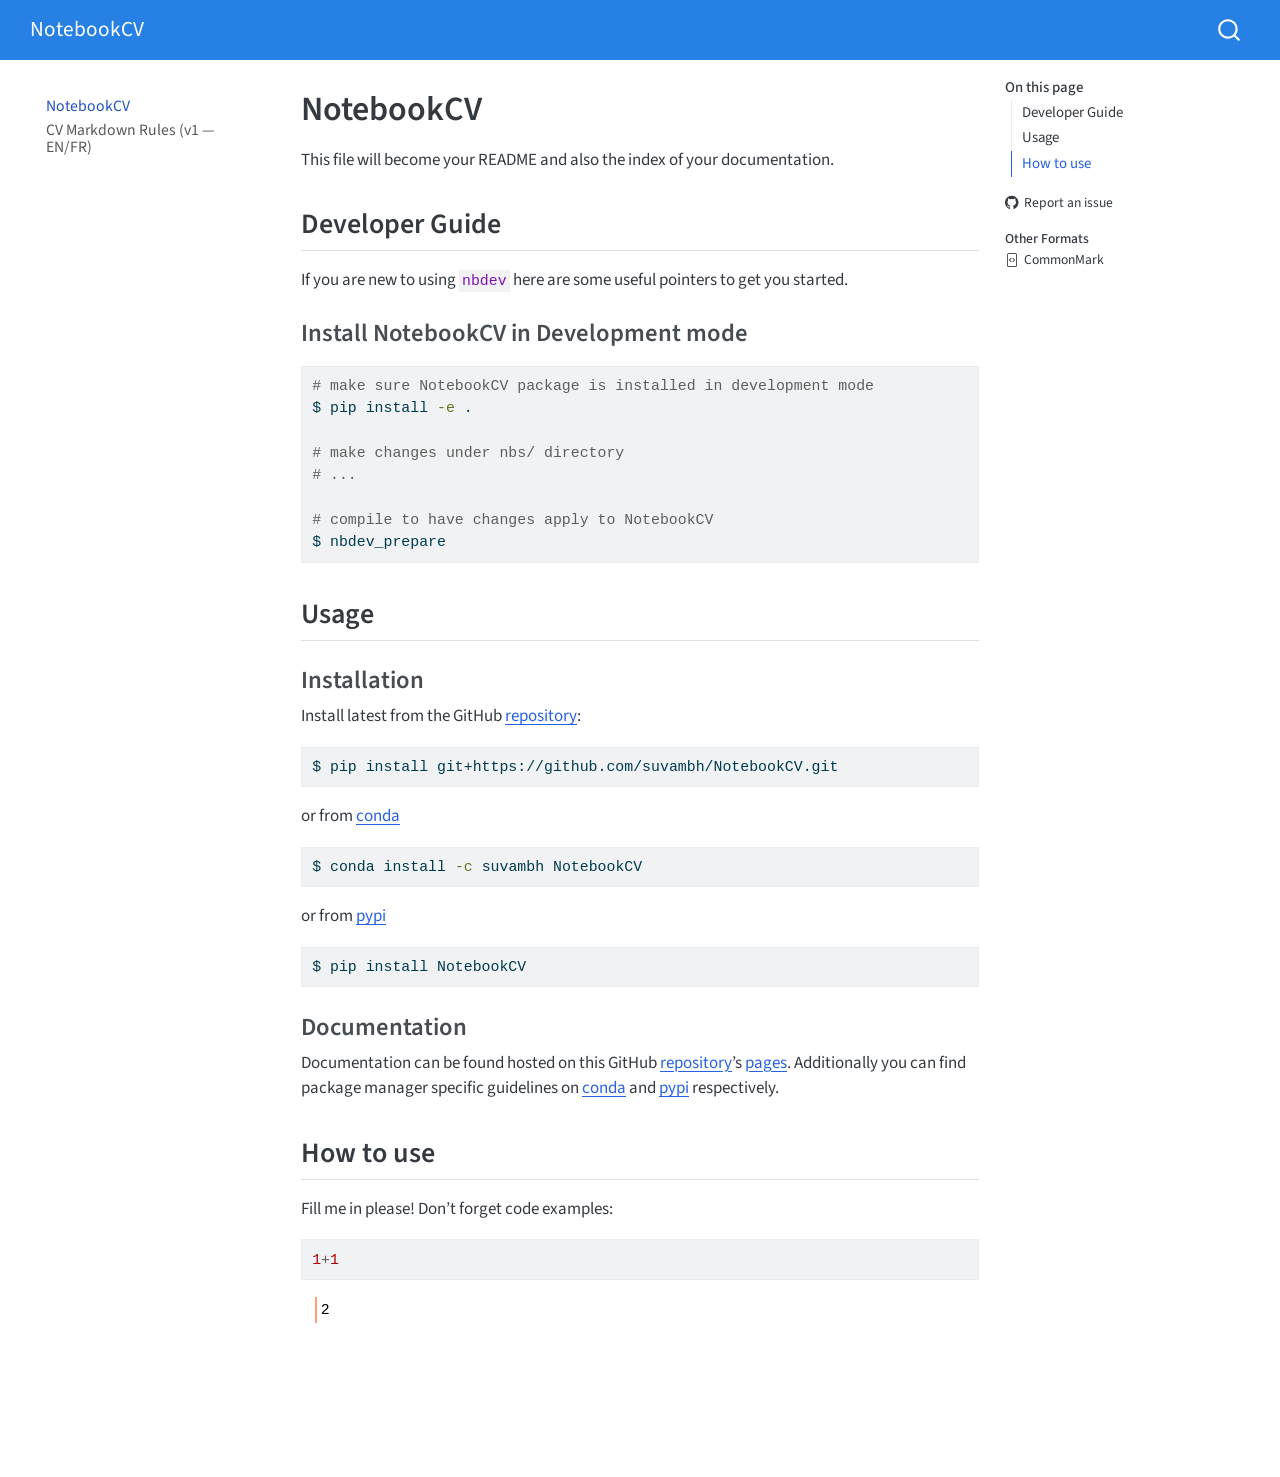
<file: index.html>
<!DOCTYPE html>
<html xmlns="http://www.w3.org/1999/xhtml" lang="en" xml:lang="en"><head>

<meta charset="utf-8">
<meta name="generator" content="quarto-1.9.37">

<meta name="viewport" content="width=device-width, initial-scale=1.0, user-scalable=yes">


<title>NotebookCV</title>
<style>
/* Default styles provided by pandoc.
** See https://pandoc.org/MANUAL.html#variables-for-html for config info.
*/
code{white-space: pre-wrap;}
span.smallcaps{font-variant: small-caps;}
div.columns{display: flex; gap: min(4vw, 1.5em);}
div.column{flex: auto; overflow-x: auto;}
div.hanging-indent{margin-left: 1.5em; text-indent: -1.5em;}
ul.task-list{list-style: none;}
ul.task-list li input[type="checkbox"] {
  width: 0.8em;
  margin: 0 0.8em 0.2em -1em; /* quarto-specific, see https://github.com/quarto-dev/quarto-cli/issues/4556 */ 
  vertical-align: middle;
}
/* CSS for syntax highlighting */
html { -webkit-text-size-adjust: 100%; }
pre > code.sourceCode { white-space: pre; position: relative; }
pre > code.sourceCode > span { display: inline-block; line-height: 1.25; }
pre > code.sourceCode > span:empty { height: 1.2em; }
.sourceCode { overflow: visible; }
code.sourceCode > span { color: inherit; text-decoration: inherit; }
div.sourceCode { margin: 1em 0; }
pre.sourceCode { margin: 0; }
@media screen {
div.sourceCode { overflow: auto; }
}
@media print {
pre > code.sourceCode { white-space: pre-wrap; }
pre > code.sourceCode > span { text-indent: -5em; padding-left: 5em; }
}
pre.numberSource code
  { counter-reset: source-line 0; }
pre.numberSource code > span
  { position: relative; left: -4em; counter-increment: source-line; }
pre.numberSource code > span > a:first-child::before
  { content: counter(source-line);
    position: relative; left: -1em; text-align: right; vertical-align: baseline;
    border: none; display: inline-block;
    -webkit-touch-callout: none; -webkit-user-select: none;
    -khtml-user-select: none; -moz-user-select: none;
    -ms-user-select: none; user-select: none;
    padding: 0 4px; width: 4em;
  }
pre.numberSource { margin-left: 3em;  padding-left: 4px; }
div.sourceCode
  {   }
@media screen {
pre > code.sourceCode > span > a:first-child::before { text-decoration: underline; }
}
</style>


<script src="site_libs/quarto-nav/quarto-nav.js"></script>
<script src="site_libs/quarto-nav/headroom.min.js"></script>
<script src="site_libs/clipboard/clipboard.min.js"></script>
<script src="site_libs/quarto-search/autocomplete.umd.js"></script>
<script src="site_libs/quarto-search/fuse.min.js"></script>
<script src="site_libs/quarto-search/quarto-search.js"></script>
<meta name="quarto:offset" content="./">
<script src="site_libs/quarto-html/quarto.js" type="module"></script>
<script src="site_libs/quarto-html/tabsets/tabsets.js" type="module"></script>
<script src="site_libs/quarto-html/popper.min.js"></script>
<script src="site_libs/quarto-html/tippy.umd.min.js"></script>
<script src="site_libs/quarto-html/anchor.min.js"></script>
<link href="site_libs/quarto-html/tippy.css" rel="stylesheet">
<link href="site_libs/quarto-html/quarto-syntax-highlighting-7f8f88aac4f3542376d5c11b86a4c14d.css" rel="stylesheet" id="quarto-text-highlighting-styles">
<script src="site_libs/bootstrap/bootstrap.min.js"></script>
<link href="site_libs/bootstrap/bootstrap-icons.css" rel="stylesheet">
<link href="site_libs/bootstrap/bootstrap-de52dc3353fe04aa4d07820b7139bd46.min.css" rel="stylesheet" append-hash="true" id="quarto-bootstrap" data-mode="light">
<script id="quarto-search-options" type="application/json">{
  "location": "navbar",
  "copy-button": false,
  "collapse-after": 3,
  "panel-placement": "end",
  "type": "overlay",
  "limit": 50,
  "keyboard-shortcut": [
    "f",
    "/",
    "s"
  ],
  "show-item-context": false,
  "language": {
    "search-no-results-text": "No results",
    "search-matching-documents-text": "matching documents",
    "search-copy-link-title": "Copy link to search",
    "search-hide-matches-text": "Hide additional matches",
    "search-more-match-text": "more match in this document",
    "search-more-matches-text": "more matches in this document",
    "search-clear-button-title": "Clear",
    "search-text-placeholder": "",
    "search-detached-cancel-button-title": "Cancel",
    "search-submit-button-title": "Submit",
    "search-label": "Search"
  }
}</script>


<link rel="stylesheet" href="styles.css">
<meta property="og:title" content="NotebookCV">
<meta property="og:description" content="">
<meta property="og:site_name" content="NotebookCV">
<meta name="twitter:title" content="NotebookCV">
<meta name="twitter:description" content="">
<meta name="twitter:card" content="summary">
</head>

<body class="nav-sidebar floating nav-fixed quarto-light">

<div id="quarto-search-results"></div>
  <header id="quarto-header" class="headroom fixed-top">
    <nav class="navbar navbar-expand-lg " data-bs-theme="dark">
      <div class="navbar-container container-fluid">
      <div class="navbar-brand-container mx-auto">
    <a class="navbar-brand" href="./index.html">
    <span class="navbar-title">NotebookCV</span>
    </a>
  </div>
        <div class="quarto-navbar-tools tools-end">
</div>
          <div id="quarto-search" class="" title="Search"></div>
      </div> <!-- /container-fluid -->
    </nav>
  <nav class="quarto-secondary-nav">
    <div class="container-fluid d-flex">
      <button type="button" class="quarto-btn-toggle btn" data-bs-toggle="collapse" role="button" data-bs-target=".quarto-sidebar-collapse-item" aria-controls="quarto-sidebar" aria-expanded="false" aria-label="Toggle sidebar navigation" onclick="if (window.quartoToggleHeadroom) { window.quartoToggleHeadroom(); }">
        <i class="bi bi-layout-text-sidebar-reverse"></i>
      </button>
        <nav class="quarto-page-breadcrumbs" aria-label="breadcrumb"><ol class="breadcrumb"><li class="breadcrumb-item"><a href="./index.html">NotebookCV</a></li></ol></nav>
        <a class="flex-grow-1" role="navigation" data-bs-toggle="collapse" data-bs-target=".quarto-sidebar-collapse-item" aria-controls="quarto-sidebar" aria-expanded="false" aria-label="Toggle sidebar navigation" onclick="if (window.quartoToggleHeadroom) { window.quartoToggleHeadroom(); }">      
        </a>
    </div>
  </nav>
</header>
<!-- content -->
<div id="quarto-content" class="quarto-container page-columns page-rows-contents page-layout-article page-navbar">
<!-- sidebar -->
  <nav id="quarto-sidebar" class="sidebar collapse collapse-horizontal quarto-sidebar-collapse-item sidebar-navigation floating overflow-auto">
    <div class="sidebar-menu-container"> 
    <ul class="list-unstyled mt-1">
        <li class="sidebar-item">
  <div class="sidebar-item-container"> 
  <a href="./index.html" class="sidebar-item-text sidebar-link active">
 <span class="menu-text">NotebookCV</span></a>
  </div>
</li>
        <li class="sidebar-item">
  <div class="sidebar-item-container"> 
  <a href="./core.html" class="sidebar-item-text sidebar-link">
 <span class="menu-text">CV Markdown Rules (v1 — EN/FR)</span></a>
  </div>
</li>
    </ul>
    </div>
</nav>
<div id="quarto-sidebar-glass" class="quarto-sidebar-collapse-item" data-bs-toggle="collapse" data-bs-target=".quarto-sidebar-collapse-item"></div>
<!-- margin-sidebar -->
    <div id="quarto-margin-sidebar" class="sidebar margin-sidebar">
        <nav id="TOC" role="doc-toc" class="toc-active">
    <h2 id="toc-title">On this page</h2>
   
  <ul>
  <li><a href="#developer-guide" id="toc-developer-guide" class="nav-link active" data-scroll-target="#developer-guide">Developer Guide</a>
  <ul class="collapse">
  <li><a href="#install-notebookcv-in-development-mode" id="toc-install-notebookcv-in-development-mode" class="nav-link" data-scroll-target="#install-notebookcv-in-development-mode">Install NotebookCV in Development mode</a></li>
  </ul></li>
  <li><a href="#usage" id="toc-usage" class="nav-link" data-scroll-target="#usage">Usage</a>
  <ul class="collapse">
  <li><a href="#installation" id="toc-installation" class="nav-link" data-scroll-target="#installation">Installation</a></li>
  <li><a href="#documentation" id="toc-documentation" class="nav-link" data-scroll-target="#documentation">Documentation</a></li>
  </ul></li>
  <li><a href="#how-to-use" id="toc-how-to-use" class="nav-link" data-scroll-target="#how-to-use">How to use</a></li>
  </ul>
<div class="toc-actions"><ul><li><a href="https://github.com/suvambh/NotebookCV/issues/new" class="toc-action"><i class="bi bi-github"></i>Report an issue</a></li></ul></div><div class="quarto-alternate-formats"><h2>Other Formats</h2><ul><li><a href="index.html.md"><i class="bi bi-file-code"></i>CommonMark</a></li></ul></div></nav>
    </div>
<!-- main -->
<main class="content" id="quarto-document-content">

<header id="title-block-header" class="quarto-title-block default">
<div class="quarto-title">
<h1 class="title">NotebookCV</h1>
</div>



<div class="quarto-title-meta">

    
  
    
  </div>
  


</header>


<!-- WARNING: THIS FILE WAS AUTOGENERATED! DO NOT EDIT! -->
<p>This file will become your README and also the index of your documentation.</p>
<section id="developer-guide" class="level2">
<h2 class="anchored" data-anchor-id="developer-guide">Developer Guide</h2>
<p>If you are new to using <code>nbdev</code> here are some useful pointers to get you started.</p>
<section id="install-notebookcv-in-development-mode" class="level3">
<h3 class="anchored" data-anchor-id="install-notebookcv-in-development-mode">Install NotebookCV in Development mode</h3>
<div class="code-copy-outer-scaffold"><div class="sourceCode" id="cb1"><pre class="sourceCode sh code-with-copy"><code class="sourceCode bash"><span id="cb1-1"><a href="#cb1-1" aria-hidden="true" tabindex="-1"></a><span class="co"># make sure NotebookCV package is installed in development mode</span></span>
<span id="cb1-2"><a href="#cb1-2" aria-hidden="true" tabindex="-1"></a><span class="ex">$</span> pip install <span class="at">-e</span> .</span>
<span id="cb1-3"><a href="#cb1-3" aria-hidden="true" tabindex="-1"></a></span>
<span id="cb1-4"><a href="#cb1-4" aria-hidden="true" tabindex="-1"></a><span class="co"># make changes under nbs/ directory</span></span>
<span id="cb1-5"><a href="#cb1-5" aria-hidden="true" tabindex="-1"></a><span class="co"># ...</span></span>
<span id="cb1-6"><a href="#cb1-6" aria-hidden="true" tabindex="-1"></a></span>
<span id="cb1-7"><a href="#cb1-7" aria-hidden="true" tabindex="-1"></a><span class="co"># compile to have changes apply to NotebookCV</span></span>
<span id="cb1-8"><a href="#cb1-8" aria-hidden="true" tabindex="-1"></a><span class="ex">$</span> nbdev_prepare</span></code></pre></div><button title="Copy to Clipboard" class="code-copy-button"><i class="bi"></i></button></div>
</section>
</section>
<section id="usage" class="level2">
<h2 class="anchored" data-anchor-id="usage">Usage</h2>
<section id="installation" class="level3">
<h3 class="anchored" data-anchor-id="installation">Installation</h3>
<p>Install latest from the GitHub <a href="https://github.com/suvambh/NotebookCV">repository</a>:</p>
<div class="code-copy-outer-scaffold"><div class="sourceCode" id="cb2"><pre class="sourceCode sh code-with-copy"><code class="sourceCode bash"><span id="cb2-1"><a href="#cb2-1" aria-hidden="true" tabindex="-1"></a><span class="ex">$</span> pip install git+https://github.com/suvambh/NotebookCV.git</span></code></pre></div><button title="Copy to Clipboard" class="code-copy-button"><i class="bi"></i></button></div>
<p>or from <a href="https://anaconda.org/suvambh/NotebookCV">conda</a></p>
<div class="code-copy-outer-scaffold"><div class="sourceCode" id="cb3"><pre class="sourceCode sh code-with-copy"><code class="sourceCode bash"><span id="cb3-1"><a href="#cb3-1" aria-hidden="true" tabindex="-1"></a><span class="ex">$</span> conda install <span class="at">-c</span> suvambh NotebookCV</span></code></pre></div><button title="Copy to Clipboard" class="code-copy-button"><i class="bi"></i></button></div>
<p>or from <a href="https://pypi.org/project/NotebookCV/">pypi</a></p>
<div class="code-copy-outer-scaffold"><div class="sourceCode" id="cb4"><pre class="sourceCode sh code-with-copy"><code class="sourceCode bash"><span id="cb4-1"><a href="#cb4-1" aria-hidden="true" tabindex="-1"></a><span class="ex">$</span> pip install NotebookCV</span></code></pre></div><button title="Copy to Clipboard" class="code-copy-button"><i class="bi"></i></button></div>
</section>
<section id="documentation" class="level3">
<h3 class="anchored" data-anchor-id="documentation">Documentation</h3>
<p>Documentation can be found hosted on this GitHub <a href="https://github.com/suvambh/NotebookCV">repository</a>’s <a href="https://suvambh.github.io/NotebookCV/">pages</a>. Additionally you can find package manager specific guidelines on <a href="https://anaconda.org/suvambh/NotebookCV">conda</a> and <a href="https://pypi.org/project/NotebookCV/">pypi</a> respectively.</p>
</section>
</section>
<section id="how-to-use" class="level2">
<h2 class="anchored" data-anchor-id="how-to-use">How to use</h2>
<p>Fill me in please! Don’t forget code examples:</p>
<div id="1612f670" class="cell">
<div class="code-copy-outer-scaffold"><div class="sourceCode cell-code" id="cb5"><pre class="sourceCode python code-with-copy"><code class="sourceCode python"><span id="cb5-1"><a href="#cb5-1" aria-hidden="true" tabindex="-1"></a><span class="dv">1</span><span class="op">+</span><span class="dv">1</span></span></code></pre></div><button title="Copy to Clipboard" class="code-copy-button"><i class="bi"></i></button></div>
<div class="cell-output cell-output-display">
<pre><code>2</code></pre>
</div>
</div>


</section>

</main> <!-- /main -->
<script id="quarto-html-after-body" type="application/javascript">
  window.document.addEventListener("DOMContentLoaded", function (event) {
    const icon = "";
    const anchorJS = new window.AnchorJS();
    anchorJS.options = {
      placement: 'right',
      icon: icon
    };
    anchorJS.add('.anchored');
    const isCodeAnnotation = (el) => {
      for (const clz of el.classList) {
        if (clz.startsWith('code-annotation-')) {                     
          return true;
        }
      }
      return false;
    }
    const onCopySuccess = function(e) {
      // button target
      const button = e.trigger;
      // don't keep focus
      button.blur();
      // flash "checked"
      button.classList.add('code-copy-button-checked');
      var currentTitle = button.getAttribute("title");
      button.setAttribute("title", "Copied!");
      let tooltip;
      if (window.bootstrap) {
        button.setAttribute("data-bs-toggle", "tooltip");
        button.setAttribute("data-bs-placement", "left");
        button.setAttribute("data-bs-title", "Copied!");
        tooltip = new bootstrap.Tooltip(button, 
          { trigger: "manual", 
            customClass: "code-copy-button-tooltip",
            offset: [0, -8]});
        tooltip.show();    
      }
      setTimeout(function() {
        if (tooltip) {
          tooltip.hide();
          button.removeAttribute("data-bs-title");
          button.removeAttribute("data-bs-toggle");
          button.removeAttribute("data-bs-placement");
        }
        button.setAttribute("title", currentTitle);
        button.classList.remove('code-copy-button-checked');
      }, 1000);
      // clear code selection
      e.clearSelection();
    }
    const getTextToCopy = function(trigger) {
      const outerScaffold = trigger.parentElement.cloneNode(true);
      const codeEl = outerScaffold.querySelector('code');
      for (const childEl of codeEl.children) {
        if (isCodeAnnotation(childEl)) {
          childEl.remove();
        }
      }
      return codeEl.innerText;
    }
    const clipboard = new window.ClipboardJS('.code-copy-button:not([data-in-quarto-modal])', {
      text: getTextToCopy
    });
    clipboard.on('success', onCopySuccess);
    if (window.document.getElementById('quarto-embedded-source-code-modal')) {
      const clipboardModal = new window.ClipboardJS('.code-copy-button[data-in-quarto-modal]', {
        text: getTextToCopy,
        container: window.document.getElementById('quarto-embedded-source-code-modal')
      });
      clipboardModal.on('success', onCopySuccess);
    }
      var localhostRegex = new RegExp(/^(?:http|https):\/\/localhost\:?[0-9]*\//);
      var mailtoRegex = new RegExp(/^mailto:/);
        var filterRegex = new RegExp("https:\/\/suvambh\.github\.io\/NotebookCV");
      var isInternal = (href) => {
          return filterRegex.test(href) || localhostRegex.test(href) || mailtoRegex.test(href);
      }
      // Inspect non-navigation links and adorn them if external
     var links = window.document.querySelectorAll('a[href]:not(.nav-link):not(.navbar-brand):not(.toc-action):not(.sidebar-link):not(.sidebar-item-toggle):not(.pagination-link):not(.no-external):not([aria-hidden]):not(.dropdown-item):not(.quarto-navigation-tool):not(.about-link)');
      for (var i=0; i<links.length; i++) {
        const link = links[i];
        if (!isInternal(link.href)) {
          // undo the damage that might have been done by quarto-nav.js in the case of
          // links that we want to consider external
          if (link.dataset.originalHref !== undefined) {
            link.href = link.dataset.originalHref;
          }
        }
      }
    function tippyHover(el, contentFn, onTriggerFn, onUntriggerFn) {
      const config = {
        allowHTML: true,
        maxWidth: 500,
        delay: 100,
        arrow: false,
        appendTo: function(el) {
            return el.parentElement;
        },
        interactive: true,
        interactiveBorder: 10,
        theme: 'quarto',
        placement: 'bottom-start',
      };
      if (contentFn) {
        config.content = contentFn;
      }
      if (onTriggerFn) {
        config.onTrigger = onTriggerFn;
      }
      if (onUntriggerFn) {
        config.onUntrigger = onUntriggerFn;
      }
      window.tippy(el, config); 
    }
    const noterefs = window.document.querySelectorAll('a[role="doc-noteref"]');
    for (var i=0; i<noterefs.length; i++) {
      const ref = noterefs[i];
      tippyHover(ref, function() {
        // use id or data attribute instead here
        let href = ref.getAttribute('data-footnote-href') || ref.getAttribute('href');
        try { href = new URL(href).hash; } catch {}
        const id = href.replace(/^#\/?/, "");
        const note = window.document.getElementById(id);
        if (note) {
          return note.innerHTML;
        } else {
          return "";
        }
      });
    }
    const xrefs = window.document.querySelectorAll('a.quarto-xref');
    const processXRef = (id, note) => {
      // Strip column container classes
      const stripColumnClz = (el) => {
        el.classList.remove("page-full", "page-columns");
        if (el.children) {
          for (const child of el.children) {
            stripColumnClz(child);
          }
        }
      }
      stripColumnClz(note)
      if (id === null || id.startsWith('sec-')) {
        // Special case sections, only their first couple elements
        const container = document.createElement("div");
        if (note.children && note.children.length > 2) {
          container.appendChild(note.children[0].cloneNode(true));
          for (let i = 1; i < note.children.length; i++) {
            const child = note.children[i];
            if (child.tagName === "P" && child.innerText === "") {
              continue;
            } else {
              container.appendChild(child.cloneNode(true));
              break;
            }
          }
          if (window.Quarto?.typesetMath) {
            window.Quarto.typesetMath(container);
          }
          return container.innerHTML
        } else {
          if (window.Quarto?.typesetMath) {
            window.Quarto.typesetMath(note);
          }
          return note.innerHTML;
        }
      } else {
        // Remove any anchor links if they are present
        const anchorLink = note.querySelector('a.anchorjs-link');
        if (anchorLink) {
          anchorLink.remove();
        }
        if (window.Quarto?.typesetMath) {
          window.Quarto.typesetMath(note);
        }
        if (note.classList.contains("callout")) {
          return note.outerHTML;
        } else {
          return note.innerHTML;
        }
      }
    }
    for (var i=0; i<xrefs.length; i++) {
      const xref = xrefs[i];
      tippyHover(xref, undefined, function(instance) {
        instance.disable();
        let url = xref.getAttribute('href');
        let hash = undefined; 
        if (url.startsWith('#')) {
          hash = url;
        } else {
          try { hash = new URL(url).hash; } catch {}
        }
        if (hash) {
          const id = hash.replace(/^#\/?/, "");
          const note = window.document.getElementById(id);
          if (note !== null) {
            try {
              const html = processXRef(id, note.cloneNode(true));
              instance.setContent(html);
            } finally {
              instance.enable();
              instance.show();
            }
          } else {
            // See if we can fetch this
            fetch(url.split('#')[0])
            .then(res => res.text())
            .then(html => {
              const parser = new DOMParser();
              const htmlDoc = parser.parseFromString(html, "text/html");
              const note = htmlDoc.getElementById(id);
              if (note !== null) {
                const html = processXRef(id, note);
                instance.setContent(html);
              } 
            }).finally(() => {
              instance.enable();
              instance.show();
            });
          }
        } else {
          // See if we can fetch a full url (with no hash to target)
          // This is a special case and we should probably do some content thinning / targeting
          fetch(url)
          .then(res => res.text())
          .then(html => {
            const parser = new DOMParser();
            const htmlDoc = parser.parseFromString(html, "text/html");
            const note = htmlDoc.querySelector('main.content');
            if (note !== null) {
              // This should only happen for chapter cross references
              // (since there is no id in the URL)
              // remove the first header
              if (note.children.length > 0 && note.children[0].tagName === "HEADER") {
                note.children[0].remove();
              }
              const html = processXRef(null, note);
              instance.setContent(html);
            } 
          }).finally(() => {
            instance.enable();
            instance.show();
          });
        }
      }, function(instance) {
      });
    }
        let selectedAnnoteEl;
        const selectorForAnnotation = ( cell, annotation) => {
          let cellAttr = 'data-code-cell="' + cell + '"';
          let lineAttr = 'data-code-annotation="' +  annotation + '"';
          const selector = 'span[' + cellAttr + '][' + lineAttr + ']';
          return selector;
        }
        const selectCodeLines = (annoteEl) => {
          const doc = window.document;
          const targetCell = annoteEl.getAttribute("data-target-cell");
          const targetAnnotation = annoteEl.getAttribute("data-target-annotation");
          const annoteSpan = window.document.querySelector(selectorForAnnotation(targetCell, targetAnnotation));
          const lines = annoteSpan.getAttribute("data-code-lines").split(",");
          const lineIds = lines.map((line) => {
            return targetCell + "-" + line;
          })
          let top = null;
          let height = null;
          let parent = null;
          if (lineIds.length > 0) {
              //compute the position of the single el (top and bottom and make a div)
              const el = window.document.getElementById(lineIds[0]);
              top = el.offsetTop;
              height = el.offsetHeight;
              parent = el.parentElement.parentElement;
            if (lineIds.length > 1) {
              const lastEl = window.document.getElementById(lineIds[lineIds.length - 1]);
              const bottom = lastEl.offsetTop + lastEl.offsetHeight;
              height = bottom - top;
            }
            if (top !== null && height !== null && parent !== null) {
              // cook up a div (if necessary) and position it 
              let div = window.document.getElementById("code-annotation-line-highlight");
              if (div === null) {
                div = window.document.createElement("div");
                div.setAttribute("id", "code-annotation-line-highlight");
                div.style.position = 'absolute';
                parent.appendChild(div);
              }
              div.style.top = top - 2 + "px";
              div.style.height = height + 4 + "px";
              div.style.left = 0;
              let gutterDiv = window.document.getElementById("code-annotation-line-highlight-gutter");
              if (gutterDiv === null) {
                gutterDiv = window.document.createElement("div");
                gutterDiv.setAttribute("id", "code-annotation-line-highlight-gutter");
                gutterDiv.style.position = 'absolute';
                const codeCell = window.document.getElementById(targetCell);
                const gutter = codeCell.querySelector('.code-annotation-gutter');
                gutter.appendChild(gutterDiv);
              }
              gutterDiv.style.top = top - 2 + "px";
              gutterDiv.style.height = height + 4 + "px";
            }
            selectedAnnoteEl = annoteEl;
          }
        };
        const unselectCodeLines = () => {
          const elementsIds = ["code-annotation-line-highlight", "code-annotation-line-highlight-gutter"];
          elementsIds.forEach((elId) => {
            const div = window.document.getElementById(elId);
            if (div) {
              div.remove();
            }
          });
          selectedAnnoteEl = undefined;
        };
          // Handle positioning of the toggle
      window.addEventListener(
        "resize",
        throttle(() => {
          elRect = undefined;
          if (selectedAnnoteEl) {
            selectCodeLines(selectedAnnoteEl);
          }
        }, 10)
      );
      function throttle(fn, ms) {
      let throttle = false;
      let timer;
        return (...args) => {
          if(!throttle) { // first call gets through
              fn.apply(this, args);
              throttle = true;
          } else { // all the others get throttled
              if(timer) clearTimeout(timer); // cancel #2
              timer = setTimeout(() => {
                fn.apply(this, args);
                timer = throttle = false;
              }, ms);
          }
        };
      }
        // Attach click handler to the DT
        const annoteDls = window.document.querySelectorAll('dt[data-target-cell]');
        for (const annoteDlNode of annoteDls) {
          annoteDlNode.addEventListener('click', (event) => {
            const clickedEl = event.target;
            if (clickedEl !== selectedAnnoteEl) {
              unselectCodeLines();
              const activeEl = window.document.querySelector('dt[data-target-cell].code-annotation-active');
              if (activeEl) {
                activeEl.classList.remove('code-annotation-active');
              }
              selectCodeLines(clickedEl);
              clickedEl.classList.add('code-annotation-active');
            } else {
              // Unselect the line
              unselectCodeLines();
              clickedEl.classList.remove('code-annotation-active');
            }
          });
        }
    const findCites = (el) => {
      const parentEl = el.parentElement;
      if (parentEl) {
        const cites = parentEl.dataset.cites;
        if (cites) {
          return {
            el,
            cites: cites.split(' ')
          };
        } else {
          return findCites(el.parentElement)
        }
      } else {
        return undefined;
      }
    };
    var bibliorefs = window.document.querySelectorAll('a[role="doc-biblioref"]');
    for (var i=0; i<bibliorefs.length; i++) {
      const ref = bibliorefs[i];
      const citeInfo = findCites(ref);
      if (citeInfo) {
        tippyHover(citeInfo.el, function() {
          var popup = window.document.createElement('div');
          citeInfo.cites.forEach(function(cite) {
            var citeDiv = window.document.createElement('div');
            citeDiv.classList.add('hanging-indent');
            citeDiv.classList.add('csl-entry');
            var biblioDiv = window.document.getElementById('ref-' + cite);
            if (biblioDiv) {
              citeDiv.innerHTML = biblioDiv.innerHTML;
            }
            popup.appendChild(citeDiv);
          });
          return popup.innerHTML;
        });
      }
    }
  });
  </script>
</div> <!-- /content -->




<footer class="footer"><div class="nav-footer"><div class="nav-footer-center"><div class="toc-actions d-sm-block d-md-none"><ul><li><a href="https://github.com/suvambh/NotebookCV/issues/new" class="toc-action"><i class="bi bi-github"></i>Report an issue</a></li></ul></div></div></div></footer></body></html>
</file>
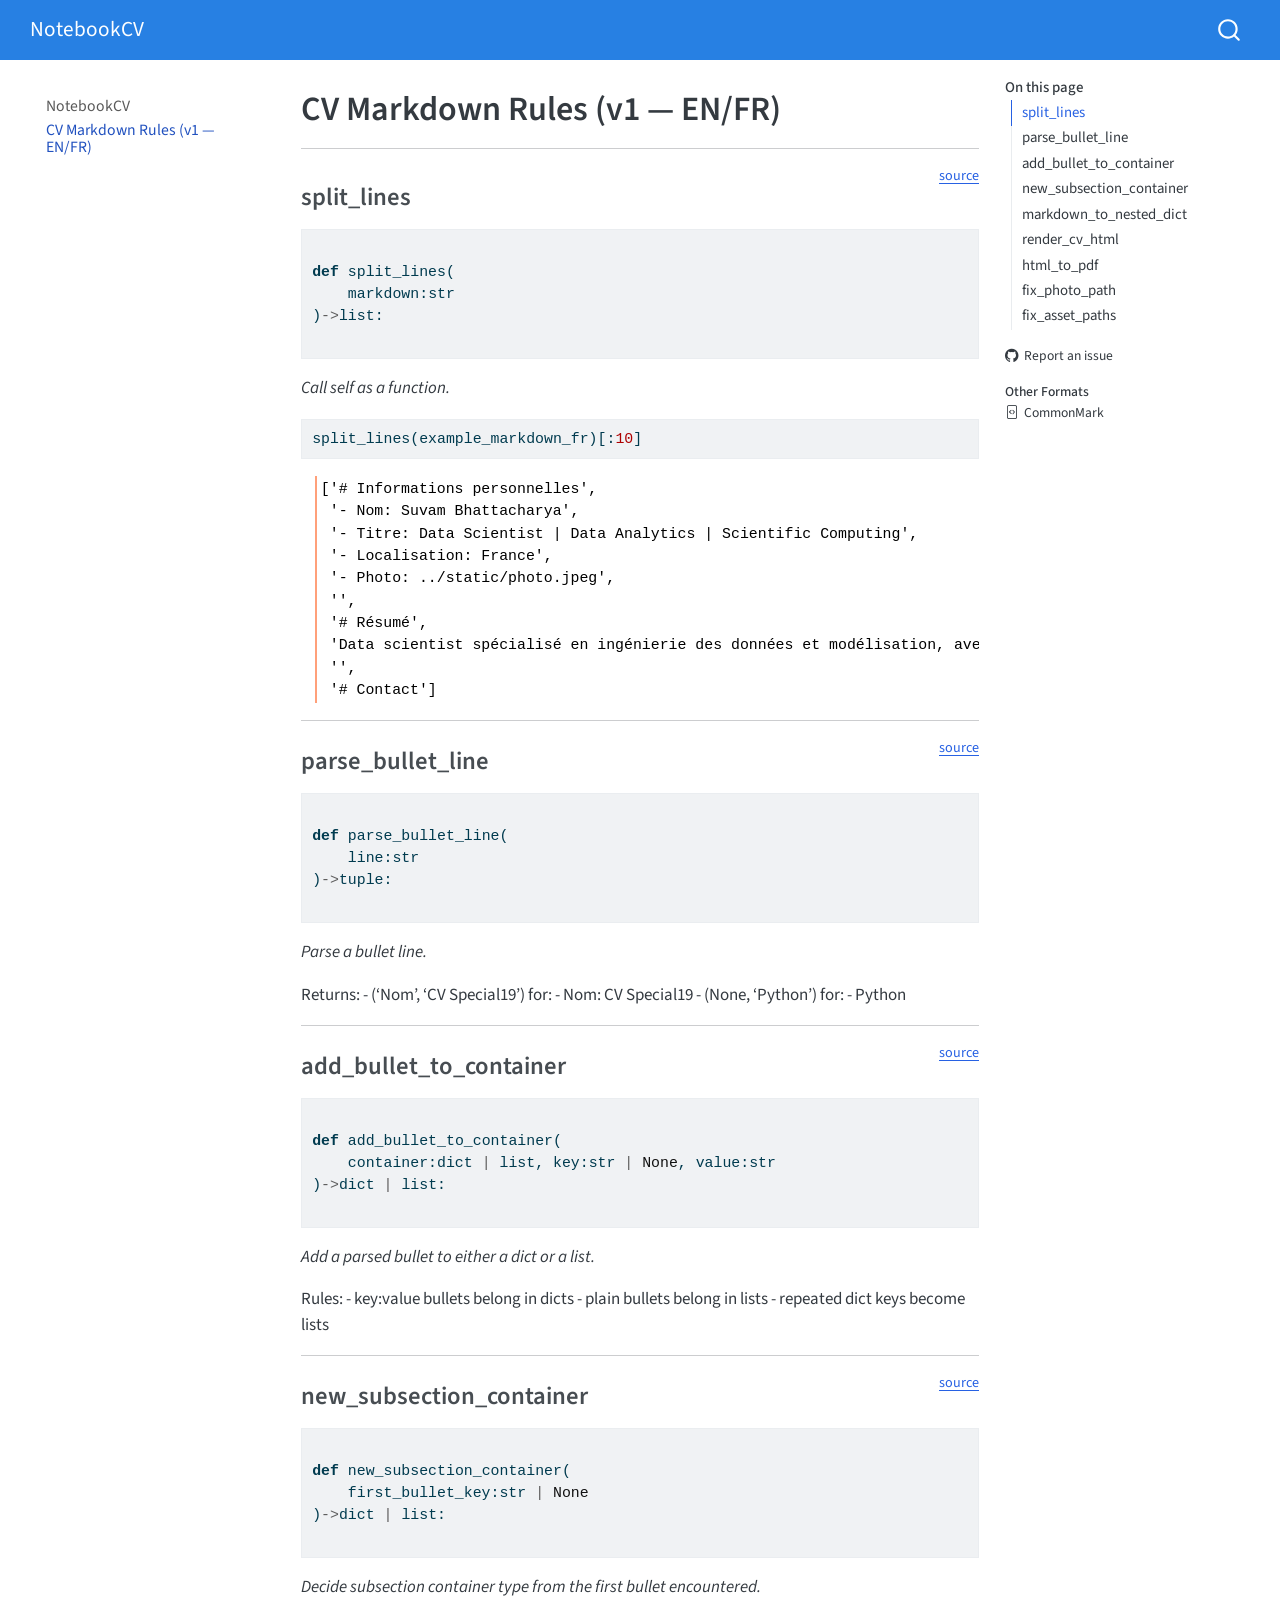
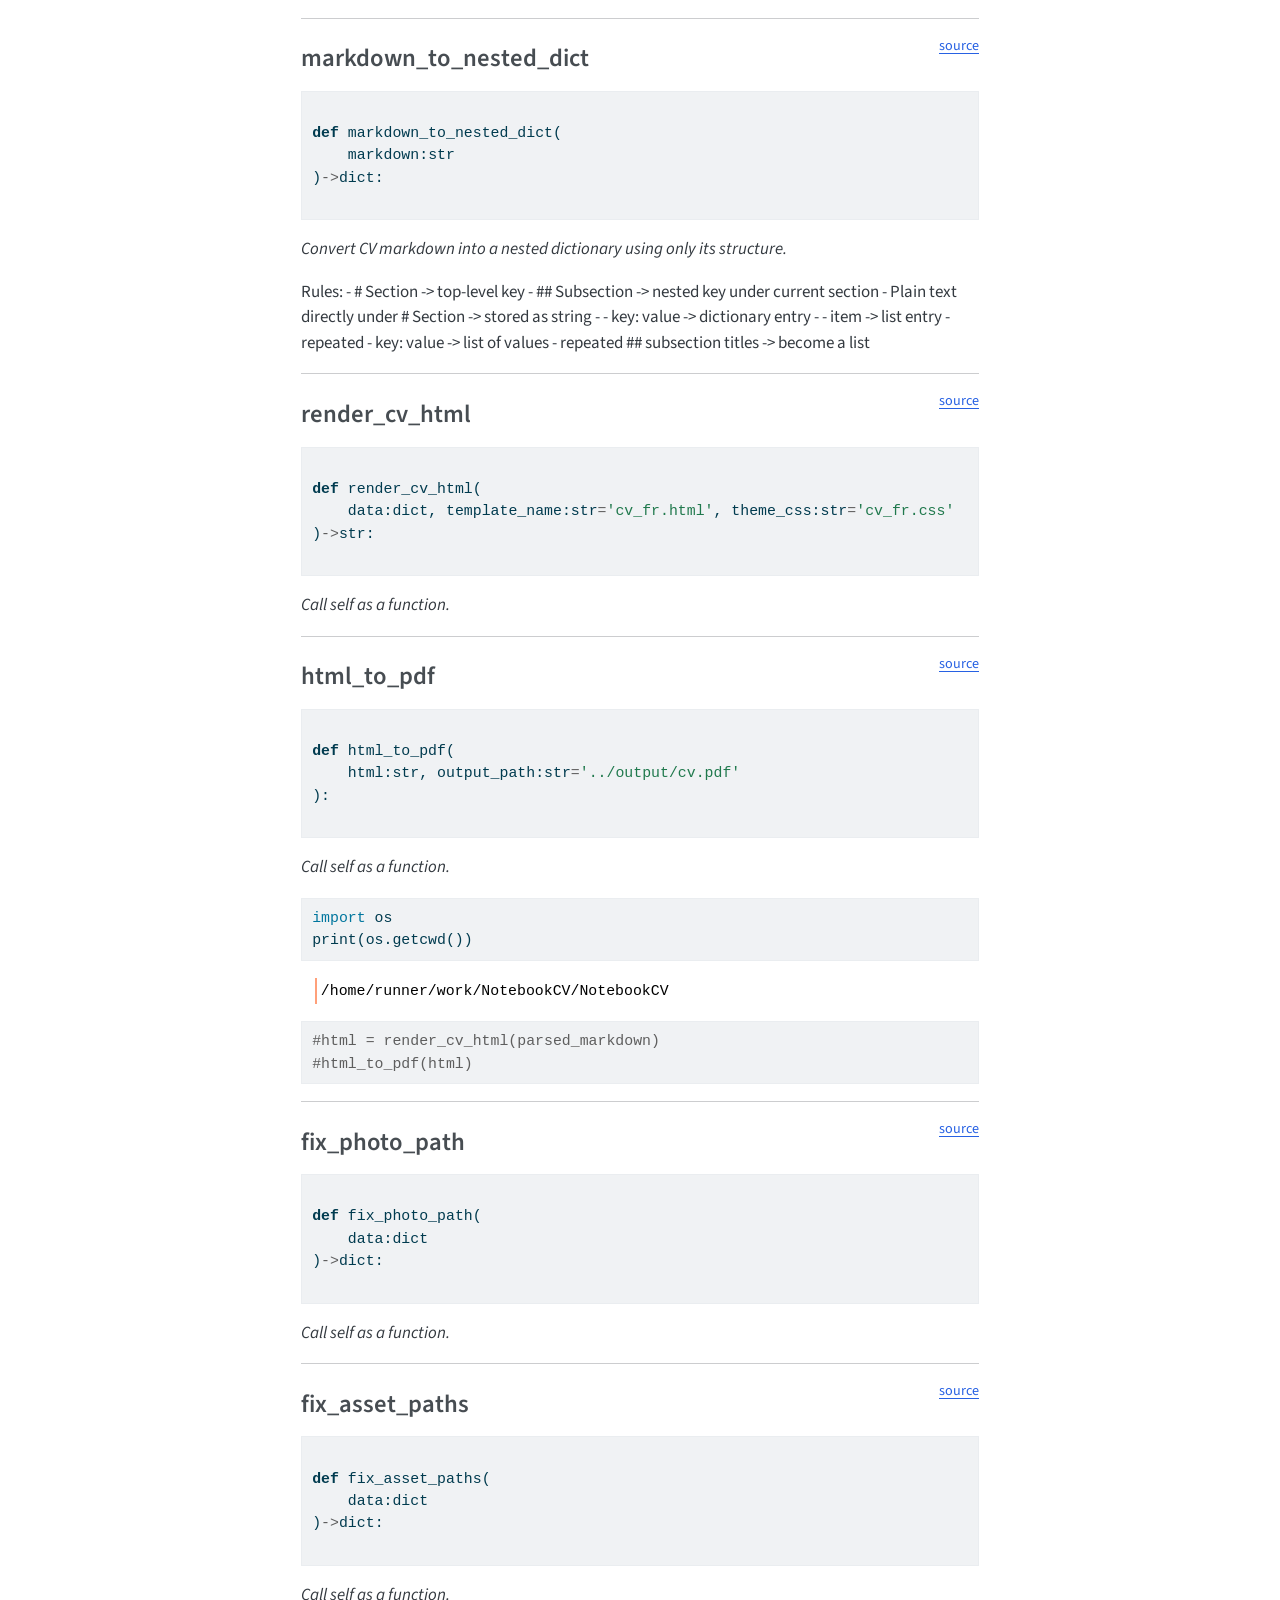
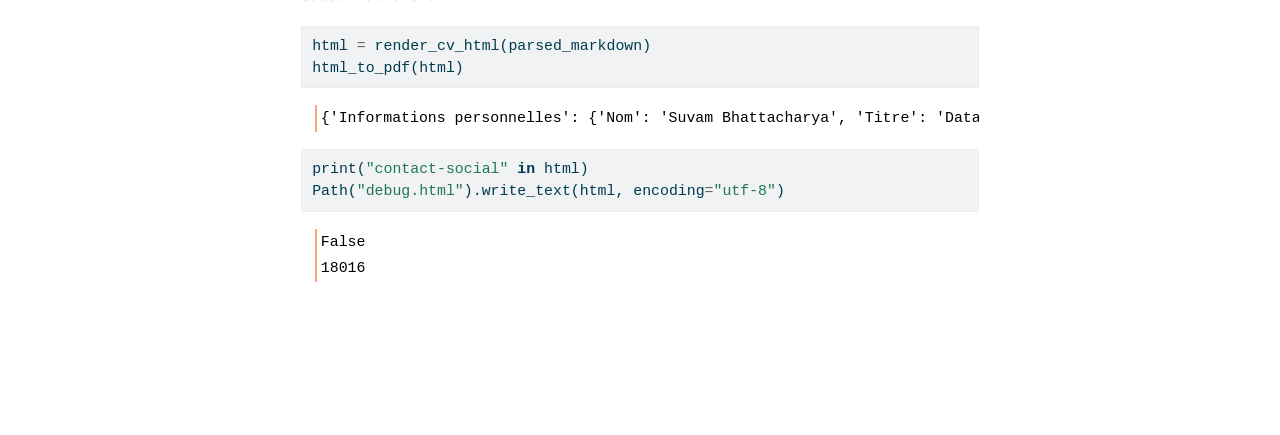
<file: core.html>
<!DOCTYPE html>
<html xmlns="http://www.w3.org/1999/xhtml" lang="en" xml:lang="en"><head>

<meta charset="utf-8">
<meta name="generator" content="quarto-1.9.37">

<meta name="viewport" content="width=device-width, initial-scale=1.0, user-scalable=yes">


<title>CV Markdown Rules (v1 — EN/FR) – NotebookCV</title>
<style>
/* Default styles provided by pandoc.
** See https://pandoc.org/MANUAL.html#variables-for-html for config info.
*/
code{white-space: pre-wrap;}
span.smallcaps{font-variant: small-caps;}
div.columns{display: flex; gap: min(4vw, 1.5em);}
div.column{flex: auto; overflow-x: auto;}
div.hanging-indent{margin-left: 1.5em; text-indent: -1.5em;}
ul.task-list{list-style: none;}
ul.task-list li input[type="checkbox"] {
  width: 0.8em;
  margin: 0 0.8em 0.2em -1em; /* quarto-specific, see https://github.com/quarto-dev/quarto-cli/issues/4556 */ 
  vertical-align: middle;
}
/* CSS for syntax highlighting */
html { -webkit-text-size-adjust: 100%; }
pre > code.sourceCode { white-space: pre; position: relative; }
pre > code.sourceCode > span { display: inline-block; line-height: 1.25; }
pre > code.sourceCode > span:empty { height: 1.2em; }
.sourceCode { overflow: visible; }
code.sourceCode > span { color: inherit; text-decoration: inherit; }
div.sourceCode { margin: 1em 0; }
pre.sourceCode { margin: 0; }
@media screen {
div.sourceCode { overflow: auto; }
}
@media print {
pre > code.sourceCode { white-space: pre-wrap; }
pre > code.sourceCode > span { text-indent: -5em; padding-left: 5em; }
}
pre.numberSource code
  { counter-reset: source-line 0; }
pre.numberSource code > span
  { position: relative; left: -4em; counter-increment: source-line; }
pre.numberSource code > span > a:first-child::before
  { content: counter(source-line);
    position: relative; left: -1em; text-align: right; vertical-align: baseline;
    border: none; display: inline-block;
    -webkit-touch-callout: none; -webkit-user-select: none;
    -khtml-user-select: none; -moz-user-select: none;
    -ms-user-select: none; user-select: none;
    padding: 0 4px; width: 4em;
  }
pre.numberSource { margin-left: 3em;  padding-left: 4px; }
div.sourceCode
  {   }
@media screen {
pre > code.sourceCode > span > a:first-child::before { text-decoration: underline; }
}
</style>


<script src="site_libs/quarto-nav/quarto-nav.js"></script>
<script src="site_libs/quarto-nav/headroom.min.js"></script>
<script src="site_libs/clipboard/clipboard.min.js"></script>
<script src="site_libs/quarto-search/autocomplete.umd.js"></script>
<script src="site_libs/quarto-search/fuse.min.js"></script>
<script src="site_libs/quarto-search/quarto-search.js"></script>
<meta name="quarto:offset" content="./">
<script src="site_libs/quarto-html/quarto.js" type="module"></script>
<script src="site_libs/quarto-html/tabsets/tabsets.js" type="module"></script>
<script src="site_libs/quarto-html/popper.min.js"></script>
<script src="site_libs/quarto-html/tippy.umd.min.js"></script>
<script src="site_libs/quarto-html/anchor.min.js"></script>
<link href="site_libs/quarto-html/tippy.css" rel="stylesheet">
<link href="site_libs/quarto-html/quarto-syntax-highlighting-7f8f88aac4f3542376d5c11b86a4c14d.css" rel="stylesheet" id="quarto-text-highlighting-styles">
<script src="site_libs/bootstrap/bootstrap.min.js"></script>
<link href="site_libs/bootstrap/bootstrap-icons.css" rel="stylesheet">
<link href="site_libs/bootstrap/bootstrap-de52dc3353fe04aa4d07820b7139bd46.min.css" rel="stylesheet" append-hash="true" id="quarto-bootstrap" data-mode="light">
<script id="quarto-search-options" type="application/json">{
  "location": "navbar",
  "copy-button": false,
  "collapse-after": 3,
  "panel-placement": "end",
  "type": "overlay",
  "limit": 50,
  "keyboard-shortcut": [
    "f",
    "/",
    "s"
  ],
  "show-item-context": false,
  "language": {
    "search-no-results-text": "No results",
    "search-matching-documents-text": "matching documents",
    "search-copy-link-title": "Copy link to search",
    "search-hide-matches-text": "Hide additional matches",
    "search-more-match-text": "more match in this document",
    "search-more-matches-text": "more matches in this document",
    "search-clear-button-title": "Clear",
    "search-text-placeholder": "",
    "search-detached-cancel-button-title": "Cancel",
    "search-submit-button-title": "Submit",
    "search-label": "Search"
  }
}</script>


<link rel="stylesheet" href="styles.css">
<meta property="og:title" content="CV Markdown Rules (v1 — EN/FR) – NotebookCV">
<meta property="og:description" content="">
<meta property="og:site_name" content="NotebookCV">
<meta name="twitter:title" content="CV Markdown Rules (v1 — EN/FR) – NotebookCV">
<meta name="twitter:description" content="">
<meta name="twitter:card" content="summary">
</head>

<body class="nav-sidebar floating nav-fixed quarto-light">

<div id="quarto-search-results"></div>
  <header id="quarto-header" class="headroom fixed-top">
    <nav class="navbar navbar-expand-lg " data-bs-theme="dark">
      <div class="navbar-container container-fluid">
      <div class="navbar-brand-container mx-auto">
    <a class="navbar-brand" href="./index.html">
    <span class="navbar-title">NotebookCV</span>
    </a>
  </div>
        <div class="quarto-navbar-tools tools-end">
</div>
          <div id="quarto-search" class="" title="Search"></div>
      </div> <!-- /container-fluid -->
    </nav>
  <nav class="quarto-secondary-nav">
    <div class="container-fluid d-flex">
      <button type="button" class="quarto-btn-toggle btn" data-bs-toggle="collapse" role="button" data-bs-target=".quarto-sidebar-collapse-item" aria-controls="quarto-sidebar" aria-expanded="false" aria-label="Toggle sidebar navigation" onclick="if (window.quartoToggleHeadroom) { window.quartoToggleHeadroom(); }">
        <i class="bi bi-layout-text-sidebar-reverse"></i>
      </button>
        <nav class="quarto-page-breadcrumbs" aria-label="breadcrumb"><ol class="breadcrumb"><li class="breadcrumb-item"><a href="./core.html">CV Markdown Rules (v1 — EN/FR)</a></li></ol></nav>
        <a class="flex-grow-1" role="navigation" data-bs-toggle="collapse" data-bs-target=".quarto-sidebar-collapse-item" aria-controls="quarto-sidebar" aria-expanded="false" aria-label="Toggle sidebar navigation" onclick="if (window.quartoToggleHeadroom) { window.quartoToggleHeadroom(); }">      
        </a>
    </div>
  </nav>
</header>
<!-- content -->
<div id="quarto-content" class="quarto-container page-columns page-rows-contents page-layout-article page-navbar">
<!-- sidebar -->
  <nav id="quarto-sidebar" class="sidebar collapse collapse-horizontal quarto-sidebar-collapse-item sidebar-navigation floating overflow-auto">
    <div class="sidebar-menu-container"> 
    <ul class="list-unstyled mt-1">
        <li class="sidebar-item">
  <div class="sidebar-item-container"> 
  <a href="./index.html" class="sidebar-item-text sidebar-link">
 <span class="menu-text">NotebookCV</span></a>
  </div>
</li>
        <li class="sidebar-item">
  <div class="sidebar-item-container"> 
  <a href="./core.html" class="sidebar-item-text sidebar-link active">
 <span class="menu-text">CV Markdown Rules (v1 — EN/FR)</span></a>
  </div>
</li>
    </ul>
    </div>
</nav>
<div id="quarto-sidebar-glass" class="quarto-sidebar-collapse-item" data-bs-toggle="collapse" data-bs-target=".quarto-sidebar-collapse-item"></div>
<!-- margin-sidebar -->
    <div id="quarto-margin-sidebar" class="sidebar margin-sidebar">
        <nav id="TOC" role="doc-toc" class="toc-active">
    <h2 id="toc-title">On this page</h2>
   
  <ul>
  <li><a href="#split_lines" id="toc-split_lines" class="nav-link active" data-scroll-target="#split_lines">split_lines</a></li>
  <li><a href="#parse_bullet_line" id="toc-parse_bullet_line" class="nav-link" data-scroll-target="#parse_bullet_line">parse_bullet_line</a></li>
  <li><a href="#add_bullet_to_container" id="toc-add_bullet_to_container" class="nav-link" data-scroll-target="#add_bullet_to_container">add_bullet_to_container</a></li>
  <li><a href="#new_subsection_container" id="toc-new_subsection_container" class="nav-link" data-scroll-target="#new_subsection_container">new_subsection_container</a></li>
  <li><a href="#markdown_to_nested_dict" id="toc-markdown_to_nested_dict" class="nav-link" data-scroll-target="#markdown_to_nested_dict">markdown_to_nested_dict</a></li>
  <li><a href="#render_cv_html" id="toc-render_cv_html" class="nav-link" data-scroll-target="#render_cv_html">render_cv_html</a></li>
  <li><a href="#html_to_pdf" id="toc-html_to_pdf" class="nav-link" data-scroll-target="#html_to_pdf">html_to_pdf</a></li>
  <li><a href="#fix_photo_path" id="toc-fix_photo_path" class="nav-link" data-scroll-target="#fix_photo_path">fix_photo_path</a></li>
  <li><a href="#fix_asset_paths" id="toc-fix_asset_paths" class="nav-link" data-scroll-target="#fix_asset_paths">fix_asset_paths</a></li>
  </ul>
<div class="toc-actions"><ul><li><a href="https://github.com/suvambh/NotebookCV/issues/new" class="toc-action"><i class="bi bi-github"></i>Report an issue</a></li></ul></div><div class="quarto-alternate-formats"><h2>Other Formats</h2><ul><li><a href="core.html.md"><i class="bi bi-file-code"></i>CommonMark</a></li></ul></div></nav>
    </div>
<!-- main -->
<main class="content" id="quarto-document-content">

<header id="title-block-header" class="quarto-title-block default">
<div class="quarto-title">
<h1 class="title">CV Markdown Rules (v1 — EN/FR)</h1>
</div>



<div class="quarto-title-meta">

    
  
    
  </div>
  


</header>


<!-- WARNING: THIS FILE WAS AUTOGENERATED! DO NOT EDIT! -->
<hr>
<p><a href="https://github.com/suvambh/NotebookCV/blob/main/NotebookCV/core.py#L143" target="_blank" style="float:right; font-size:smaller">source</a></p>
<section id="split_lines" class="level3">
<h3 class="anchored" data-anchor-id="split_lines">split_lines</h3>
<div class="code-copy-outer-scaffold"><div class="sourceCode" id="cb1"><pre class="sourceCode python code-with-copy"><code class="sourceCode python"><span id="cb1-1"><a href="#cb1-1" aria-hidden="true" tabindex="-1"></a></span>
<span id="cb1-2"><a href="#cb1-2" aria-hidden="true" tabindex="-1"></a><span class="kw">def</span> split_lines(</span>
<span id="cb1-3"><a href="#cb1-3" aria-hidden="true" tabindex="-1"></a>    markdown:<span class="bu">str</span></span>
<span id="cb1-4"><a href="#cb1-4" aria-hidden="true" tabindex="-1"></a>)<span class="op">-&gt;</span><span class="bu">list</span>:</span>
<span id="cb1-5"><a href="#cb1-5" aria-hidden="true" tabindex="-1"></a></span></code></pre></div><button title="Copy to Clipboard" class="code-copy-button"><i class="bi"></i></button></div>
<p><em>Call self as a function.</em></p>
<div id="a4459bf4" class="cell">
<div class="code-copy-outer-scaffold"><div class="sourceCode cell-code" id="cb2"><pre class="sourceCode python code-with-copy"><code class="sourceCode python"><span id="cb2-1"><a href="#cb2-1" aria-hidden="true" tabindex="-1"></a>split_lines(example_markdown_fr)[:<span class="dv">10</span>]</span></code></pre></div><button title="Copy to Clipboard" class="code-copy-button"><i class="bi"></i></button></div>
<div class="cell-output cell-output-display">
<pre><code>['# Informations personnelles',
 '- Nom: Suvam Bhattacharya',
 '- Titre: Data Scientist | Data Analytics | Scientific Computing',
 '- Localisation: France',
 '- Photo: ../static/photo.jpeg',
 '',
 '# Résumé',
 'Data scientist spécialisé en ingénierie des données et modélisation, avec une forte expérience en Python, SQL et environnements cloud. Conception de pipelines robustes et reproductibles, avec un accent sur l’automatisation, la scalabilité et la qualité des données.',
 '',
 '# Contact']</code></pre>
</div>
</div>
<hr>
<p><a href="https://github.com/suvambh/NotebookCV/blob/main/NotebookCV/core.py#L147" target="_blank" style="float:right; font-size:smaller">source</a></p>
</section>
<section id="parse_bullet_line" class="level3">
<h3 class="anchored" data-anchor-id="parse_bullet_line">parse_bullet_line</h3>
<div class="code-copy-outer-scaffold"><div class="sourceCode" id="cb4"><pre class="sourceCode python code-with-copy"><code class="sourceCode python"><span id="cb4-1"><a href="#cb4-1" aria-hidden="true" tabindex="-1"></a></span>
<span id="cb4-2"><a href="#cb4-2" aria-hidden="true" tabindex="-1"></a><span class="kw">def</span> parse_bullet_line(</span>
<span id="cb4-3"><a href="#cb4-3" aria-hidden="true" tabindex="-1"></a>    line:<span class="bu">str</span></span>
<span id="cb4-4"><a href="#cb4-4" aria-hidden="true" tabindex="-1"></a>)<span class="op">-&gt;</span><span class="bu">tuple</span>:</span>
<span id="cb4-5"><a href="#cb4-5" aria-hidden="true" tabindex="-1"></a></span></code></pre></div><button title="Copy to Clipboard" class="code-copy-button"><i class="bi"></i></button></div>
<p><em>Parse a bullet line.</em></p>
<p>Returns: - (‘Nom’, ‘CV Special19’) for: - Nom: CV Special19 - (None, ‘Python’) for: - Python</p>
<hr>
<p><a href="https://github.com/suvambh/NotebookCV/blob/main/NotebookCV/core.py#L168" target="_blank" style="float:right; font-size:smaller">source</a></p>
</section>
<section id="add_bullet_to_container" class="level3">
<h3 class="anchored" data-anchor-id="add_bullet_to_container">add_bullet_to_container</h3>
<div class="code-copy-outer-scaffold"><div class="sourceCode" id="cb5"><pre class="sourceCode python code-with-copy"><code class="sourceCode python"><span id="cb5-1"><a href="#cb5-1" aria-hidden="true" tabindex="-1"></a></span>
<span id="cb5-2"><a href="#cb5-2" aria-hidden="true" tabindex="-1"></a><span class="kw">def</span> add_bullet_to_container(</span>
<span id="cb5-3"><a href="#cb5-3" aria-hidden="true" tabindex="-1"></a>    container:<span class="bu">dict</span> <span class="op">|</span> <span class="bu">list</span>, key:<span class="bu">str</span> <span class="op">|</span> <span class="va">None</span>, value:<span class="bu">str</span></span>
<span id="cb5-4"><a href="#cb5-4" aria-hidden="true" tabindex="-1"></a>)<span class="op">-&gt;</span><span class="bu">dict</span> <span class="op">|</span> <span class="bu">list</span>:</span>
<span id="cb5-5"><a href="#cb5-5" aria-hidden="true" tabindex="-1"></a></span></code></pre></div><button title="Copy to Clipboard" class="code-copy-button"><i class="bi"></i></button></div>
<p><em>Add a parsed bullet to either a dict or a list.</em></p>
<p>Rules: - key:value bullets belong in dicts - plain bullets belong in lists - repeated dict keys become lists</p>
<hr>
<p><a href="https://github.com/suvambh/NotebookCV/blob/main/NotebookCV/core.py#L196" target="_blank" style="float:right; font-size:smaller">source</a></p>
</section>
<section id="new_subsection_container" class="level3">
<h3 class="anchored" data-anchor-id="new_subsection_container">new_subsection_container</h3>
<div class="code-copy-outer-scaffold"><div class="sourceCode" id="cb6"><pre class="sourceCode python code-with-copy"><code class="sourceCode python"><span id="cb6-1"><a href="#cb6-1" aria-hidden="true" tabindex="-1"></a></span>
<span id="cb6-2"><a href="#cb6-2" aria-hidden="true" tabindex="-1"></a><span class="kw">def</span> new_subsection_container(</span>
<span id="cb6-3"><a href="#cb6-3" aria-hidden="true" tabindex="-1"></a>    first_bullet_key:<span class="bu">str</span> <span class="op">|</span> <span class="va">None</span></span>
<span id="cb6-4"><a href="#cb6-4" aria-hidden="true" tabindex="-1"></a>)<span class="op">-&gt;</span><span class="bu">dict</span> <span class="op">|</span> <span class="bu">list</span>:</span>
<span id="cb6-5"><a href="#cb6-5" aria-hidden="true" tabindex="-1"></a></span></code></pre></div><button title="Copy to Clipboard" class="code-copy-button"><i class="bi"></i></button></div>
<p><em>Decide subsection container type from the first bullet encountered.</em></p>
<hr>
<p><a href="https://github.com/suvambh/NotebookCV/blob/main/NotebookCV/core.py#L205" target="_blank" style="float:right; font-size:smaller">source</a></p>
</section>
<section id="markdown_to_nested_dict" class="level3">
<h3 class="anchored" data-anchor-id="markdown_to_nested_dict">markdown_to_nested_dict</h3>
<div class="code-copy-outer-scaffold"><div class="sourceCode" id="cb7"><pre class="sourceCode python code-with-copy"><code class="sourceCode python"><span id="cb7-1"><a href="#cb7-1" aria-hidden="true" tabindex="-1"></a></span>
<span id="cb7-2"><a href="#cb7-2" aria-hidden="true" tabindex="-1"></a><span class="kw">def</span> markdown_to_nested_dict(</span>
<span id="cb7-3"><a href="#cb7-3" aria-hidden="true" tabindex="-1"></a>    markdown:<span class="bu">str</span></span>
<span id="cb7-4"><a href="#cb7-4" aria-hidden="true" tabindex="-1"></a>)<span class="op">-&gt;</span><span class="bu">dict</span>:</span>
<span id="cb7-5"><a href="#cb7-5" aria-hidden="true" tabindex="-1"></a></span></code></pre></div><button title="Copy to Clipboard" class="code-copy-button"><i class="bi"></i></button></div>
<p><em>Convert CV markdown into a nested dictionary using only its structure.</em></p>
<p>Rules: - # Section -&gt; top-level key - ## Subsection -&gt; nested key under current section - Plain text directly under # Section -&gt; stored as string - - key: value -&gt; dictionary entry - - item -&gt; list entry - repeated - key: value -&gt; list of values - repeated ## subsection titles -&gt; become a list</p>
<hr>
<p><a href="https://github.com/suvambh/NotebookCV/blob/main/NotebookCV/core.py#L328" target="_blank" style="float:right; font-size:smaller">source</a></p>
</section>
<section id="render_cv_html" class="level3">
<h3 class="anchored" data-anchor-id="render_cv_html">render_cv_html</h3>
<div class="code-copy-outer-scaffold"><div class="sourceCode" id="cb8"><pre class="sourceCode python code-with-copy"><code class="sourceCode python"><span id="cb8-1"><a href="#cb8-1" aria-hidden="true" tabindex="-1"></a></span>
<span id="cb8-2"><a href="#cb8-2" aria-hidden="true" tabindex="-1"></a><span class="kw">def</span> render_cv_html(</span>
<span id="cb8-3"><a href="#cb8-3" aria-hidden="true" tabindex="-1"></a>    data:<span class="bu">dict</span>, template_name:<span class="bu">str</span><span class="op">=</span><span class="st">'cv_fr.html'</span>, theme_css:<span class="bu">str</span><span class="op">=</span><span class="st">'cv_fr.css'</span></span>
<span id="cb8-4"><a href="#cb8-4" aria-hidden="true" tabindex="-1"></a>)<span class="op">-&gt;</span><span class="bu">str</span>:</span>
<span id="cb8-5"><a href="#cb8-5" aria-hidden="true" tabindex="-1"></a></span></code></pre></div><button title="Copy to Clipboard" class="code-copy-button"><i class="bi"></i></button></div>
<p><em>Call self as a function.</em></p>
<hr>
<p><a href="https://github.com/suvambh/NotebookCV/blob/main/NotebookCV/core.py#L344" target="_blank" style="float:right; font-size:smaller">source</a></p>
</section>
<section id="html_to_pdf" class="level3">
<h3 class="anchored" data-anchor-id="html_to_pdf">html_to_pdf</h3>
<div class="code-copy-outer-scaffold"><div class="sourceCode" id="cb9"><pre class="sourceCode python code-with-copy"><code class="sourceCode python"><span id="cb9-1"><a href="#cb9-1" aria-hidden="true" tabindex="-1"></a></span>
<span id="cb9-2"><a href="#cb9-2" aria-hidden="true" tabindex="-1"></a><span class="kw">def</span> html_to_pdf(</span>
<span id="cb9-3"><a href="#cb9-3" aria-hidden="true" tabindex="-1"></a>    html:<span class="bu">str</span>, output_path:<span class="bu">str</span><span class="op">=</span><span class="st">'../output/cv.pdf'</span></span>
<span id="cb9-4"><a href="#cb9-4" aria-hidden="true" tabindex="-1"></a>):</span>
<span id="cb9-5"><a href="#cb9-5" aria-hidden="true" tabindex="-1"></a></span></code></pre></div><button title="Copy to Clipboard" class="code-copy-button"><i class="bi"></i></button></div>
<p><em>Call self as a function.</em></p>
<div id="386116f8" class="cell">
<div class="code-copy-outer-scaffold"><div class="sourceCode cell-code" id="cb10"><pre class="sourceCode python code-with-copy"><code class="sourceCode python"><span id="cb10-1"><a href="#cb10-1" aria-hidden="true" tabindex="-1"></a><span class="im">import</span> os</span>
<span id="cb10-2"><a href="#cb10-2" aria-hidden="true" tabindex="-1"></a><span class="bu">print</span>(os.getcwd())</span></code></pre></div><button title="Copy to Clipboard" class="code-copy-button"><i class="bi"></i></button></div>
<div class="cell-output cell-output-stdout">
<pre><code>/home/runner/work/NotebookCV/NotebookCV</code></pre>
</div>
</div>
<div id="4014c26c" class="cell">
<div class="code-copy-outer-scaffold"><div class="sourceCode cell-code" id="cb12"><pre class="sourceCode python code-with-copy"><code class="sourceCode python"><span id="cb12-1"><a href="#cb12-1" aria-hidden="true" tabindex="-1"></a><span class="co">#html = render_cv_html(parsed_markdown)</span></span>
<span id="cb12-2"><a href="#cb12-2" aria-hidden="true" tabindex="-1"></a><span class="co">#html_to_pdf(html)</span></span></code></pre></div><button title="Copy to Clipboard" class="code-copy-button"><i class="bi"></i></button></div>
</div>
<hr>
<p><a href="https://github.com/suvambh/NotebookCV/blob/main/NotebookCV/core.py#L356" target="_blank" style="float:right; font-size:smaller">source</a></p>
</section>
<section id="fix_photo_path" class="level3">
<h3 class="anchored" data-anchor-id="fix_photo_path">fix_photo_path</h3>
<div class="code-copy-outer-scaffold"><div class="sourceCode" id="cb13"><pre class="sourceCode python code-with-copy"><code class="sourceCode python"><span id="cb13-1"><a href="#cb13-1" aria-hidden="true" tabindex="-1"></a></span>
<span id="cb13-2"><a href="#cb13-2" aria-hidden="true" tabindex="-1"></a><span class="kw">def</span> fix_photo_path(</span>
<span id="cb13-3"><a href="#cb13-3" aria-hidden="true" tabindex="-1"></a>    data:<span class="bu">dict</span></span>
<span id="cb13-4"><a href="#cb13-4" aria-hidden="true" tabindex="-1"></a>)<span class="op">-&gt;</span><span class="bu">dict</span>:</span>
<span id="cb13-5"><a href="#cb13-5" aria-hidden="true" tabindex="-1"></a></span></code></pre></div><button title="Copy to Clipboard" class="code-copy-button"><i class="bi"></i></button></div>
<p><em>Call self as a function.</em></p>
<hr>
<p><a href="https://github.com/suvambh/NotebookCV/blob/main/NotebookCV/core.py#L371" target="_blank" style="float:right; font-size:smaller">source</a></p>
</section>
<section id="fix_asset_paths" class="level3">
<h3 class="anchored" data-anchor-id="fix_asset_paths">fix_asset_paths</h3>
<div class="code-copy-outer-scaffold"><div class="sourceCode" id="cb14"><pre class="sourceCode python code-with-copy"><code class="sourceCode python"><span id="cb14-1"><a href="#cb14-1" aria-hidden="true" tabindex="-1"></a></span>
<span id="cb14-2"><a href="#cb14-2" aria-hidden="true" tabindex="-1"></a><span class="kw">def</span> fix_asset_paths(</span>
<span id="cb14-3"><a href="#cb14-3" aria-hidden="true" tabindex="-1"></a>    data:<span class="bu">dict</span></span>
<span id="cb14-4"><a href="#cb14-4" aria-hidden="true" tabindex="-1"></a>)<span class="op">-&gt;</span><span class="bu">dict</span>:</span>
<span id="cb14-5"><a href="#cb14-5" aria-hidden="true" tabindex="-1"></a></span></code></pre></div><button title="Copy to Clipboard" class="code-copy-button"><i class="bi"></i></button></div>
<p><em>Call self as a function.</em></p>
<div id="b14abe08" class="cell">
<div class="code-copy-outer-scaffold"><div class="sourceCode cell-code" id="cb15"><pre class="sourceCode python code-with-copy"><code class="sourceCode python"><span id="cb15-1"><a href="#cb15-1" aria-hidden="true" tabindex="-1"></a>html <span class="op">=</span> render_cv_html(parsed_markdown)</span>
<span id="cb15-2"><a href="#cb15-2" aria-hidden="true" tabindex="-1"></a>html_to_pdf(html)</span></code></pre></div><button title="Copy to Clipboard" class="code-copy-button"><i class="bi"></i></button></div>
<div class="cell-output cell-output-stdout">
<pre><code>{'Informations personnelles': {'Nom': 'Suvam Bhattacharya', 'Titre': 'Data Scientist | Data Analytics | Scientific Computing', 'Localisation': 'France', 'Photo': 'file:///home/svm/PycharmProjects/PythonProject/NotebookCV/static/photo.jpeg'}, 'Résumé': 'Data scientist spécialisé en ingénierie des données et modélisation, avec une forte expérience en Python, SQL et environnements cloud. Conception de pipelines robustes et reproductibles, avec un accent sur l’automatisation, la scalabilité et la qualité des données.', 'Contact': {'Email': 'xxx@gmail.com', 'Téléphone': '+xxxx', 'LinkedIn': 'https://www.linkedin.com/in/xxxxx/', 'GitHub': 'https://github.com/xxxxx'}, 'Compétences': {'Langages': ['Python', 'SQL', 'Bash', 'MATLAB'], 'Cloud &amp; DevOps': ['AWS', 'Terraform', 'EKS', 'CI/CD', 'GitLab CI', 'Slurm'], 'Data Engineering': ['ETL (PostgreSQL, MySQL, Power BI, Tableau, Talend)', 'Data Warehousing', 'Modélisation des données', 'Qualité des données'], 'Machine Learning': ['Machine Learning', 'ARIMA, SARIMA', 'NLP, LLM', 'Deeplearning']}, 'Expérience': {'Ingénieur Data / Cloud @ Eolen AS+': {'Durée': '2024', 'Localisation': 'Bruyères-le-Châtel', 'Technologies': 'AWS, Terraform, EKS, Slurm, GitLab CI, Bash', 'Détail': ['Mise en place de pipelines CI/CD pour le déploiement d’environnements de calcul distribués.', 'Conception de workflows reproductibles pour le traitement de données à grande échelle.', 'Automatisation de tâches critiques via scripts Bash pour améliorer la productivité des équipes.', 'Optimisation de l’utilisation des ressources de calcul et de stockage sur infrastructure cloud.']}, 'Data Scientist Freelance': {'Durée': '2023', 'Localisation': '', 'Technologies': 'ARIMA, SARIMA, Machine Learning, AWS', 'Détail': ['Développement de modèles de prévision de rupture de stock basés sur des séries temporelles.', 'Conception de pipelines de données et mise en place d’un data warehouse sur AWS.', 'Analyse des résultats et contribution à la prise de décision stratégique.']}, 'Enseignant en Informatique @ I.U.T.': {'Durée': '2019 - 2021', 'Localisation': 'Orsay', 'Technologies': 'POO, algorithmes avancés', 'Détail': ['Enseignement de la programmation orientée objet et des structures algorithmiques.', 'Encadrement de projets étudiants et accompagnement pédagogique.']}, 'Doctorant en Physique @ LPS': {'Durée': '2018 - 2022', 'Localisation': 'Orsay', 'Technologies': 'Python, modélisation, simulation numérique', 'Détail': ['Analyse de données scientifiques complexes en Python.', 'Modélisation et simulation numérique de systèmes physiques à haute dimension.', 'Développement d’outils d’analyse et d’interprétation des résultats expérimentaux.', 'Thèse : https://theses.hal.science/tel-03577251/']}, 'Stagiaire de recherche @ CNRS – Thales': {'Durée': 'févr. 2018 - août 2018', 'Localisation': 'Palaiseau', 'Technologies': 'MATLAB, physique expérimentale', 'Détail': ["Étude du gaz d'électrons bidimensionnel dans le groupe d'Albert Fert.", 'Réalisation d’expériences et simulations numériques sous MATLAB.', 'Contribution à une publication scientifique : https://advanced.onlinelibrary.wiley.com/doi/abs/10.1002/adma.202102102']}}, 'Projets': {'Communauté IA &amp; Mentorat': {'Technologies': 'IA, mentoring, debugging, communauté', 'Détail': ['Animation d’une communauté Discord dédiée à l’intelligence artificielle.', 'Accompagnement d’étudiants en data science (debugging, compréhension des concepts).', 'Transmission de bonnes pratiques en résolution de problèmes et structuration du raisonnement.']}, 'Pratiques de pleine conscience &amp; leadership': {'Technologies': 'Effortless Mindfulness', 'Détail': ['Facilitation de sessions EM orientées clarté mentale et prise de décision.', 'Application des principes de présence et d’attention dans des contextes techniques et collaboratifs.']}}, 'Formation': {'Diplôme d’ingénieur': {'Institution': 'École Polytechnique', 'Localisation': 'Palaiseau', 'Année': '2014 - 2018'}, 'Masters Data Management': {'Institution': 'Datascientest', 'Localisation': 'Paris', 'Année': '2023'}}, 'Certifications': {'AWS Certified Solutions Architect – Associate': {'Émetteur': 'AWS', 'Année': ''}, 'Applied Machine Learning in Python': {'Émetteur': 'University of Michigan', 'Année': ''}, 'Introduction to Data Science in Python': {'Émetteur': 'University of Michigan', 'Année': ''}, 'Machine Learning in Production': {'Émetteur': 'DeepLearning.AI', 'Année': ''}}, 'assets': {'linkedin_icon': 'file:///home/svm/PycharmProjects/PythonProject/NotebookCV/static/linkedin-svgrepo-com.svg', 'github_icon': 'file:///home/svm/PycharmProjects/PythonProject/NotebookCV/static/logo-github-svgrepo-com.svg'}} cv_fr.css</code></pre>
</div>
</div>
<div id="4db79ee1" class="cell">
<div class="code-copy-outer-scaffold"><div class="sourceCode cell-code" id="cb17"><pre class="sourceCode python code-with-copy"><code class="sourceCode python"><span id="cb17-1"><a href="#cb17-1" aria-hidden="true" tabindex="-1"></a><span class="bu">print</span>(<span class="st">"contact-social"</span> <span class="kw">in</span> html)</span>
<span id="cb17-2"><a href="#cb17-2" aria-hidden="true" tabindex="-1"></a>Path(<span class="st">"debug.html"</span>).write_text(html, encoding<span class="op">=</span><span class="st">"utf-8"</span>)</span></code></pre></div><button title="Copy to Clipboard" class="code-copy-button"><i class="bi"></i></button></div>
<div class="cell-output cell-output-stdout">
<pre><code>False</code></pre>
</div>
<div class="cell-output cell-output-display">
<pre><code>18016</code></pre>
</div>
</div>


</section>

</main> <!-- /main -->
<script id="quarto-html-after-body" type="application/javascript">
  window.document.addEventListener("DOMContentLoaded", function (event) {
    const icon = "";
    const anchorJS = new window.AnchorJS();
    anchorJS.options = {
      placement: 'right',
      icon: icon
    };
    anchorJS.add('.anchored');
    const isCodeAnnotation = (el) => {
      for (const clz of el.classList) {
        if (clz.startsWith('code-annotation-')) {                     
          return true;
        }
      }
      return false;
    }
    const onCopySuccess = function(e) {
      // button target
      const button = e.trigger;
      // don't keep focus
      button.blur();
      // flash "checked"
      button.classList.add('code-copy-button-checked');
      var currentTitle = button.getAttribute("title");
      button.setAttribute("title", "Copied!");
      let tooltip;
      if (window.bootstrap) {
        button.setAttribute("data-bs-toggle", "tooltip");
        button.setAttribute("data-bs-placement", "left");
        button.setAttribute("data-bs-title", "Copied!");
        tooltip = new bootstrap.Tooltip(button, 
          { trigger: "manual", 
            customClass: "code-copy-button-tooltip",
            offset: [0, -8]});
        tooltip.show();    
      }
      setTimeout(function() {
        if (tooltip) {
          tooltip.hide();
          button.removeAttribute("data-bs-title");
          button.removeAttribute("data-bs-toggle");
          button.removeAttribute("data-bs-placement");
        }
        button.setAttribute("title", currentTitle);
        button.classList.remove('code-copy-button-checked');
      }, 1000);
      // clear code selection
      e.clearSelection();
    }
    const getTextToCopy = function(trigger) {
      const outerScaffold = trigger.parentElement.cloneNode(true);
      const codeEl = outerScaffold.querySelector('code');
      for (const childEl of codeEl.children) {
        if (isCodeAnnotation(childEl)) {
          childEl.remove();
        }
      }
      return codeEl.innerText;
    }
    const clipboard = new window.ClipboardJS('.code-copy-button:not([data-in-quarto-modal])', {
      text: getTextToCopy
    });
    clipboard.on('success', onCopySuccess);
    if (window.document.getElementById('quarto-embedded-source-code-modal')) {
      const clipboardModal = new window.ClipboardJS('.code-copy-button[data-in-quarto-modal]', {
        text: getTextToCopy,
        container: window.document.getElementById('quarto-embedded-source-code-modal')
      });
      clipboardModal.on('success', onCopySuccess);
    }
      var localhostRegex = new RegExp(/^(?:http|https):\/\/localhost\:?[0-9]*\//);
      var mailtoRegex = new RegExp(/^mailto:/);
        var filterRegex = new RegExp("https:\/\/suvambh\.github\.io\/NotebookCV");
      var isInternal = (href) => {
          return filterRegex.test(href) || localhostRegex.test(href) || mailtoRegex.test(href);
      }
      // Inspect non-navigation links and adorn them if external
     var links = window.document.querySelectorAll('a[href]:not(.nav-link):not(.navbar-brand):not(.toc-action):not(.sidebar-link):not(.sidebar-item-toggle):not(.pagination-link):not(.no-external):not([aria-hidden]):not(.dropdown-item):not(.quarto-navigation-tool):not(.about-link)');
      for (var i=0; i<links.length; i++) {
        const link = links[i];
        if (!isInternal(link.href)) {
          // undo the damage that might have been done by quarto-nav.js in the case of
          // links that we want to consider external
          if (link.dataset.originalHref !== undefined) {
            link.href = link.dataset.originalHref;
          }
        }
      }
    function tippyHover(el, contentFn, onTriggerFn, onUntriggerFn) {
      const config = {
        allowHTML: true,
        maxWidth: 500,
        delay: 100,
        arrow: false,
        appendTo: function(el) {
            return el.parentElement;
        },
        interactive: true,
        interactiveBorder: 10,
        theme: 'quarto',
        placement: 'bottom-start',
      };
      if (contentFn) {
        config.content = contentFn;
      }
      if (onTriggerFn) {
        config.onTrigger = onTriggerFn;
      }
      if (onUntriggerFn) {
        config.onUntrigger = onUntriggerFn;
      }
      window.tippy(el, config); 
    }
    const noterefs = window.document.querySelectorAll('a[role="doc-noteref"]');
    for (var i=0; i<noterefs.length; i++) {
      const ref = noterefs[i];
      tippyHover(ref, function() {
        // use id or data attribute instead here
        let href = ref.getAttribute('data-footnote-href') || ref.getAttribute('href');
        try { href = new URL(href).hash; } catch {}
        const id = href.replace(/^#\/?/, "");
        const note = window.document.getElementById(id);
        if (note) {
          return note.innerHTML;
        } else {
          return "";
        }
      });
    }
    const xrefs = window.document.querySelectorAll('a.quarto-xref');
    const processXRef = (id, note) => {
      // Strip column container classes
      const stripColumnClz = (el) => {
        el.classList.remove("page-full", "page-columns");
        if (el.children) {
          for (const child of el.children) {
            stripColumnClz(child);
          }
        }
      }
      stripColumnClz(note)
      if (id === null || id.startsWith('sec-')) {
        // Special case sections, only their first couple elements
        const container = document.createElement("div");
        if (note.children && note.children.length > 2) {
          container.appendChild(note.children[0].cloneNode(true));
          for (let i = 1; i < note.children.length; i++) {
            const child = note.children[i];
            if (child.tagName === "P" && child.innerText === "") {
              continue;
            } else {
              container.appendChild(child.cloneNode(true));
              break;
            }
          }
          if (window.Quarto?.typesetMath) {
            window.Quarto.typesetMath(container);
          }
          return container.innerHTML
        } else {
          if (window.Quarto?.typesetMath) {
            window.Quarto.typesetMath(note);
          }
          return note.innerHTML;
        }
      } else {
        // Remove any anchor links if they are present
        const anchorLink = note.querySelector('a.anchorjs-link');
        if (anchorLink) {
          anchorLink.remove();
        }
        if (window.Quarto?.typesetMath) {
          window.Quarto.typesetMath(note);
        }
        if (note.classList.contains("callout")) {
          return note.outerHTML;
        } else {
          return note.innerHTML;
        }
      }
    }
    for (var i=0; i<xrefs.length; i++) {
      const xref = xrefs[i];
      tippyHover(xref, undefined, function(instance) {
        instance.disable();
        let url = xref.getAttribute('href');
        let hash = undefined; 
        if (url.startsWith('#')) {
          hash = url;
        } else {
          try { hash = new URL(url).hash; } catch {}
        }
        if (hash) {
          const id = hash.replace(/^#\/?/, "");
          const note = window.document.getElementById(id);
          if (note !== null) {
            try {
              const html = processXRef(id, note.cloneNode(true));
              instance.setContent(html);
            } finally {
              instance.enable();
              instance.show();
            }
          } else {
            // See if we can fetch this
            fetch(url.split('#')[0])
            .then(res => res.text())
            .then(html => {
              const parser = new DOMParser();
              const htmlDoc = parser.parseFromString(html, "text/html");
              const note = htmlDoc.getElementById(id);
              if (note !== null) {
                const html = processXRef(id, note);
                instance.setContent(html);
              } 
            }).finally(() => {
              instance.enable();
              instance.show();
            });
          }
        } else {
          // See if we can fetch a full url (with no hash to target)
          // This is a special case and we should probably do some content thinning / targeting
          fetch(url)
          .then(res => res.text())
          .then(html => {
            const parser = new DOMParser();
            const htmlDoc = parser.parseFromString(html, "text/html");
            const note = htmlDoc.querySelector('main.content');
            if (note !== null) {
              // This should only happen for chapter cross references
              // (since there is no id in the URL)
              // remove the first header
              if (note.children.length > 0 && note.children[0].tagName === "HEADER") {
                note.children[0].remove();
              }
              const html = processXRef(null, note);
              instance.setContent(html);
            } 
          }).finally(() => {
            instance.enable();
            instance.show();
          });
        }
      }, function(instance) {
      });
    }
        let selectedAnnoteEl;
        const selectorForAnnotation = ( cell, annotation) => {
          let cellAttr = 'data-code-cell="' + cell + '"';
          let lineAttr = 'data-code-annotation="' +  annotation + '"';
          const selector = 'span[' + cellAttr + '][' + lineAttr + ']';
          return selector;
        }
        const selectCodeLines = (annoteEl) => {
          const doc = window.document;
          const targetCell = annoteEl.getAttribute("data-target-cell");
          const targetAnnotation = annoteEl.getAttribute("data-target-annotation");
          const annoteSpan = window.document.querySelector(selectorForAnnotation(targetCell, targetAnnotation));
          const lines = annoteSpan.getAttribute("data-code-lines").split(",");
          const lineIds = lines.map((line) => {
            return targetCell + "-" + line;
          })
          let top = null;
          let height = null;
          let parent = null;
          if (lineIds.length > 0) {
              //compute the position of the single el (top and bottom and make a div)
              const el = window.document.getElementById(lineIds[0]);
              top = el.offsetTop;
              height = el.offsetHeight;
              parent = el.parentElement.parentElement;
            if (lineIds.length > 1) {
              const lastEl = window.document.getElementById(lineIds[lineIds.length - 1]);
              const bottom = lastEl.offsetTop + lastEl.offsetHeight;
              height = bottom - top;
            }
            if (top !== null && height !== null && parent !== null) {
              // cook up a div (if necessary) and position it 
              let div = window.document.getElementById("code-annotation-line-highlight");
              if (div === null) {
                div = window.document.createElement("div");
                div.setAttribute("id", "code-annotation-line-highlight");
                div.style.position = 'absolute';
                parent.appendChild(div);
              }
              div.style.top = top - 2 + "px";
              div.style.height = height + 4 + "px";
              div.style.left = 0;
              let gutterDiv = window.document.getElementById("code-annotation-line-highlight-gutter");
              if (gutterDiv === null) {
                gutterDiv = window.document.createElement("div");
                gutterDiv.setAttribute("id", "code-annotation-line-highlight-gutter");
                gutterDiv.style.position = 'absolute';
                const codeCell = window.document.getElementById(targetCell);
                const gutter = codeCell.querySelector('.code-annotation-gutter');
                gutter.appendChild(gutterDiv);
              }
              gutterDiv.style.top = top - 2 + "px";
              gutterDiv.style.height = height + 4 + "px";
            }
            selectedAnnoteEl = annoteEl;
          }
        };
        const unselectCodeLines = () => {
          const elementsIds = ["code-annotation-line-highlight", "code-annotation-line-highlight-gutter"];
          elementsIds.forEach((elId) => {
            const div = window.document.getElementById(elId);
            if (div) {
              div.remove();
            }
          });
          selectedAnnoteEl = undefined;
        };
          // Handle positioning of the toggle
      window.addEventListener(
        "resize",
        throttle(() => {
          elRect = undefined;
          if (selectedAnnoteEl) {
            selectCodeLines(selectedAnnoteEl);
          }
        }, 10)
      );
      function throttle(fn, ms) {
      let throttle = false;
      let timer;
        return (...args) => {
          if(!throttle) { // first call gets through
              fn.apply(this, args);
              throttle = true;
          } else { // all the others get throttled
              if(timer) clearTimeout(timer); // cancel #2
              timer = setTimeout(() => {
                fn.apply(this, args);
                timer = throttle = false;
              }, ms);
          }
        };
      }
        // Attach click handler to the DT
        const annoteDls = window.document.querySelectorAll('dt[data-target-cell]');
        for (const annoteDlNode of annoteDls) {
          annoteDlNode.addEventListener('click', (event) => {
            const clickedEl = event.target;
            if (clickedEl !== selectedAnnoteEl) {
              unselectCodeLines();
              const activeEl = window.document.querySelector('dt[data-target-cell].code-annotation-active');
              if (activeEl) {
                activeEl.classList.remove('code-annotation-active');
              }
              selectCodeLines(clickedEl);
              clickedEl.classList.add('code-annotation-active');
            } else {
              // Unselect the line
              unselectCodeLines();
              clickedEl.classList.remove('code-annotation-active');
            }
          });
        }
    const findCites = (el) => {
      const parentEl = el.parentElement;
      if (parentEl) {
        const cites = parentEl.dataset.cites;
        if (cites) {
          return {
            el,
            cites: cites.split(' ')
          };
        } else {
          return findCites(el.parentElement)
        }
      } else {
        return undefined;
      }
    };
    var bibliorefs = window.document.querySelectorAll('a[role="doc-biblioref"]');
    for (var i=0; i<bibliorefs.length; i++) {
      const ref = bibliorefs[i];
      const citeInfo = findCites(ref);
      if (citeInfo) {
        tippyHover(citeInfo.el, function() {
          var popup = window.document.createElement('div');
          citeInfo.cites.forEach(function(cite) {
            var citeDiv = window.document.createElement('div');
            citeDiv.classList.add('hanging-indent');
            citeDiv.classList.add('csl-entry');
            var biblioDiv = window.document.getElementById('ref-' + cite);
            if (biblioDiv) {
              citeDiv.innerHTML = biblioDiv.innerHTML;
            }
            popup.appendChild(citeDiv);
          });
          return popup.innerHTML;
        });
      }
    }
  });
  </script>
</div> <!-- /content -->




<footer class="footer"><div class="nav-footer"><div class="nav-footer-center"><div class="toc-actions d-sm-block d-md-none"><ul><li><a href="https://github.com/suvambh/NotebookCV/issues/new" class="toc-action"><i class="bi bi-github"></i>Report an issue</a></li></ul></div></div></div></footer></body></html>
</file>
<file: site_libs/quarto-html/tippy.css>
.tippy-box[data-animation=fade][data-state=hidden]{opacity:0}[data-tippy-root]{max-width:calc(100vw - 10px)}.tippy-box{position:relative;background-color:#333;color:#fff;border-radius:4px;font-size:14px;line-height:1.4;white-space:normal;outline:0;transition-property:transform,visibility,opacity}.tippy-box[data-placement^=top]>.tippy-arrow{bottom:0}.tippy-box[data-placement^=top]>.tippy-arrow:before{bottom:-7px;left:0;border-width:8px 8px 0;border-top-color:initial;transform-origin:center top}.tippy-box[data-placement^=bottom]>.tippy-arrow{top:0}.tippy-box[data-placement^=bottom]>.tippy-arrow:before{top:-7px;left:0;border-width:0 8px 8px;border-bottom-color:initial;transform-origin:center bottom}.tippy-box[data-placement^=left]>.tippy-arrow{right:0}.tippy-box[data-placement^=left]>.tippy-arrow:before{border-width:8px 0 8px 8px;border-left-color:initial;right:-7px;transform-origin:center left}.tippy-box[data-placement^=right]>.tippy-arrow{left:0}.tippy-box[data-placement^=right]>.tippy-arrow:before{left:-7px;border-width:8px 8px 8px 0;border-right-color:initial;transform-origin:center right}.tippy-box[data-inertia][data-state=visible]{transition-timing-function:cubic-bezier(.54,1.5,.38,1.11)}.tippy-arrow{width:16px;height:16px;color:#333}.tippy-arrow:before{content:"";position:absolute;border-color:transparent;border-style:solid}.tippy-content{position:relative;padding:5px 9px;z-index:1}
</file>
<file: site_libs/quarto-html/quarto-syntax-highlighting-7f8f88aac4f3542376d5c11b86a4c14d.css>
/* quarto syntax highlight colors */
:root {
  --quarto-hl-ot-color: #003B4F;
  --quarto-hl-at-color: #657422;
  --quarto-hl-ss-color: #20794D;
  --quarto-hl-an-color: #5E5E5E;
  --quarto-hl-fu-color: #4758AB;
  --quarto-hl-st-color: #20794D;
  --quarto-hl-cf-color: #003B4F;
  --quarto-hl-op-color: #5E5E5E;
  --quarto-hl-er-color: #AD0000;
  --quarto-hl-bn-color: #AD0000;
  --quarto-hl-al-color: #AD0000;
  --quarto-hl-va-color: #111111;
  --quarto-hl-bu-color: inherit;
  --quarto-hl-ex-color: inherit;
  --quarto-hl-pp-color: #AD0000;
  --quarto-hl-in-color: #5E5E5E;
  --quarto-hl-vs-color: #20794D;
  --quarto-hl-wa-color: #5E5E5E;
  --quarto-hl-do-color: #5E5E5E;
  --quarto-hl-im-color: #00769E;
  --quarto-hl-ch-color: #20794D;
  --quarto-hl-dt-color: #AD0000;
  --quarto-hl-fl-color: #AD0000;
  --quarto-hl-co-color: #5E5E5E;
  --quarto-hl-cv-color: #5E5E5E;
  --quarto-hl-cn-color: #8f5902;
  --quarto-hl-sc-color: #5E5E5E;
  --quarto-hl-dv-color: #AD0000;
  --quarto-hl-kw-color: #003B4F;
}

/* other quarto variables */
:root {
  --quarto-font-monospace: SFMono-Regular, Menlo, Monaco, Consolas, "Liberation Mono", "Courier New", monospace;
}

/* syntax highlight based on Pandoc's rules */
pre > code.sourceCode > span {
  color: #003B4F;
}

code.sourceCode > span {
  color: #003B4F;
}

div.sourceCode,
div.sourceCode pre.sourceCode {
  color: #003B4F;
}

/* Normal */
code span {
  color: #003B4F;
}

/* Alert */
code span.al {
  color: #AD0000;
  font-style: inherit;
}

/* Annotation */
code span.an {
  color: #5E5E5E;
  font-style: inherit;
}

/* Attribute */
code span.at {
  color: #657422;
  font-style: inherit;
}

/* BaseN */
code span.bn {
  color: #AD0000;
  font-style: inherit;
}

/* BuiltIn */
code span.bu {
  font-style: inherit;
}

/* ControlFlow */
code span.cf {
  color: #003B4F;
  font-weight: bold;
  font-style: inherit;
}

/* Char */
code span.ch {
  color: #20794D;
  font-style: inherit;
}

/* Constant */
code span.cn {
  color: #8f5902;
  font-style: inherit;
}

/* Comment */
code span.co {
  color: #5E5E5E;
  font-style: inherit;
}

/* CommentVar */
code span.cv {
  color: #5E5E5E;
  font-style: italic;
}

/* Documentation */
code span.do {
  color: #5E5E5E;
  font-style: italic;
}

/* DataType */
code span.dt {
  color: #AD0000;
  font-style: inherit;
}

/* DecVal */
code span.dv {
  color: #AD0000;
  font-style: inherit;
}

/* Error */
code span.er {
  color: #AD0000;
  font-style: inherit;
}

/* Extension */
code span.ex {
  font-style: inherit;
}

/* Float */
code span.fl {
  color: #AD0000;
  font-style: inherit;
}

/* Function */
code span.fu {
  color: #4758AB;
  font-style: inherit;
}

/* Import */
code span.im {
  color: #00769E;
  font-style: inherit;
}

/* Information */
code span.in {
  color: #5E5E5E;
  font-style: inherit;
}

/* Keyword */
code span.kw {
  color: #003B4F;
  font-weight: bold;
  font-style: inherit;
}

/* Operator */
code span.op {
  color: #5E5E5E;
  font-style: inherit;
}

/* Other */
code span.ot {
  color: #003B4F;
  font-style: inherit;
}

/* Preprocessor */
code span.pp {
  color: #AD0000;
  font-style: inherit;
}

/* SpecialChar */
code span.sc {
  color: #5E5E5E;
  font-style: inherit;
}

/* SpecialString */
code span.ss {
  color: #20794D;
  font-style: inherit;
}

/* String */
code span.st {
  color: #20794D;
  font-style: inherit;
}

/* Variable */
code span.va {
  color: #111111;
  font-style: inherit;
}

/* VerbatimString */
code span.vs {
  color: #20794D;
  font-style: inherit;
}

/* Warning */
code span.wa {
  color: #5E5E5E;
  font-style: italic;
}

.prevent-inlining {
  content: "</";
}

/*# sourceMappingURL=789ad8cd35626ba772517505b42a116e.css.map */
</file>
<file: styles.css>
.cell {
  margin-bottom: 1rem;
}

.cell > .sourceCode {
  margin-bottom: 0;
}

.cell-output > pre {
  margin-bottom: 0;
}

.cell-output > pre, .cell-output > .sourceCode > pre, .cell-output-stdout > pre {
  margin-left: 0.8rem;
  margin-top: 0;
  background: none;
  border-left: 2px solid lightsalmon;
  border-top-left-radius: 0;
  border-top-right-radius: 0;
}

.cell-output > .sourceCode {
  border: none;
}

.cell-output > .sourceCode {
  background: none;
  margin-top: 0;
}

div.description {
  padding-left: 2px;
  padding-top: 5px;
  font-style: italic;
  font-size: 135%;
  opacity: 70%;
}
</file>
